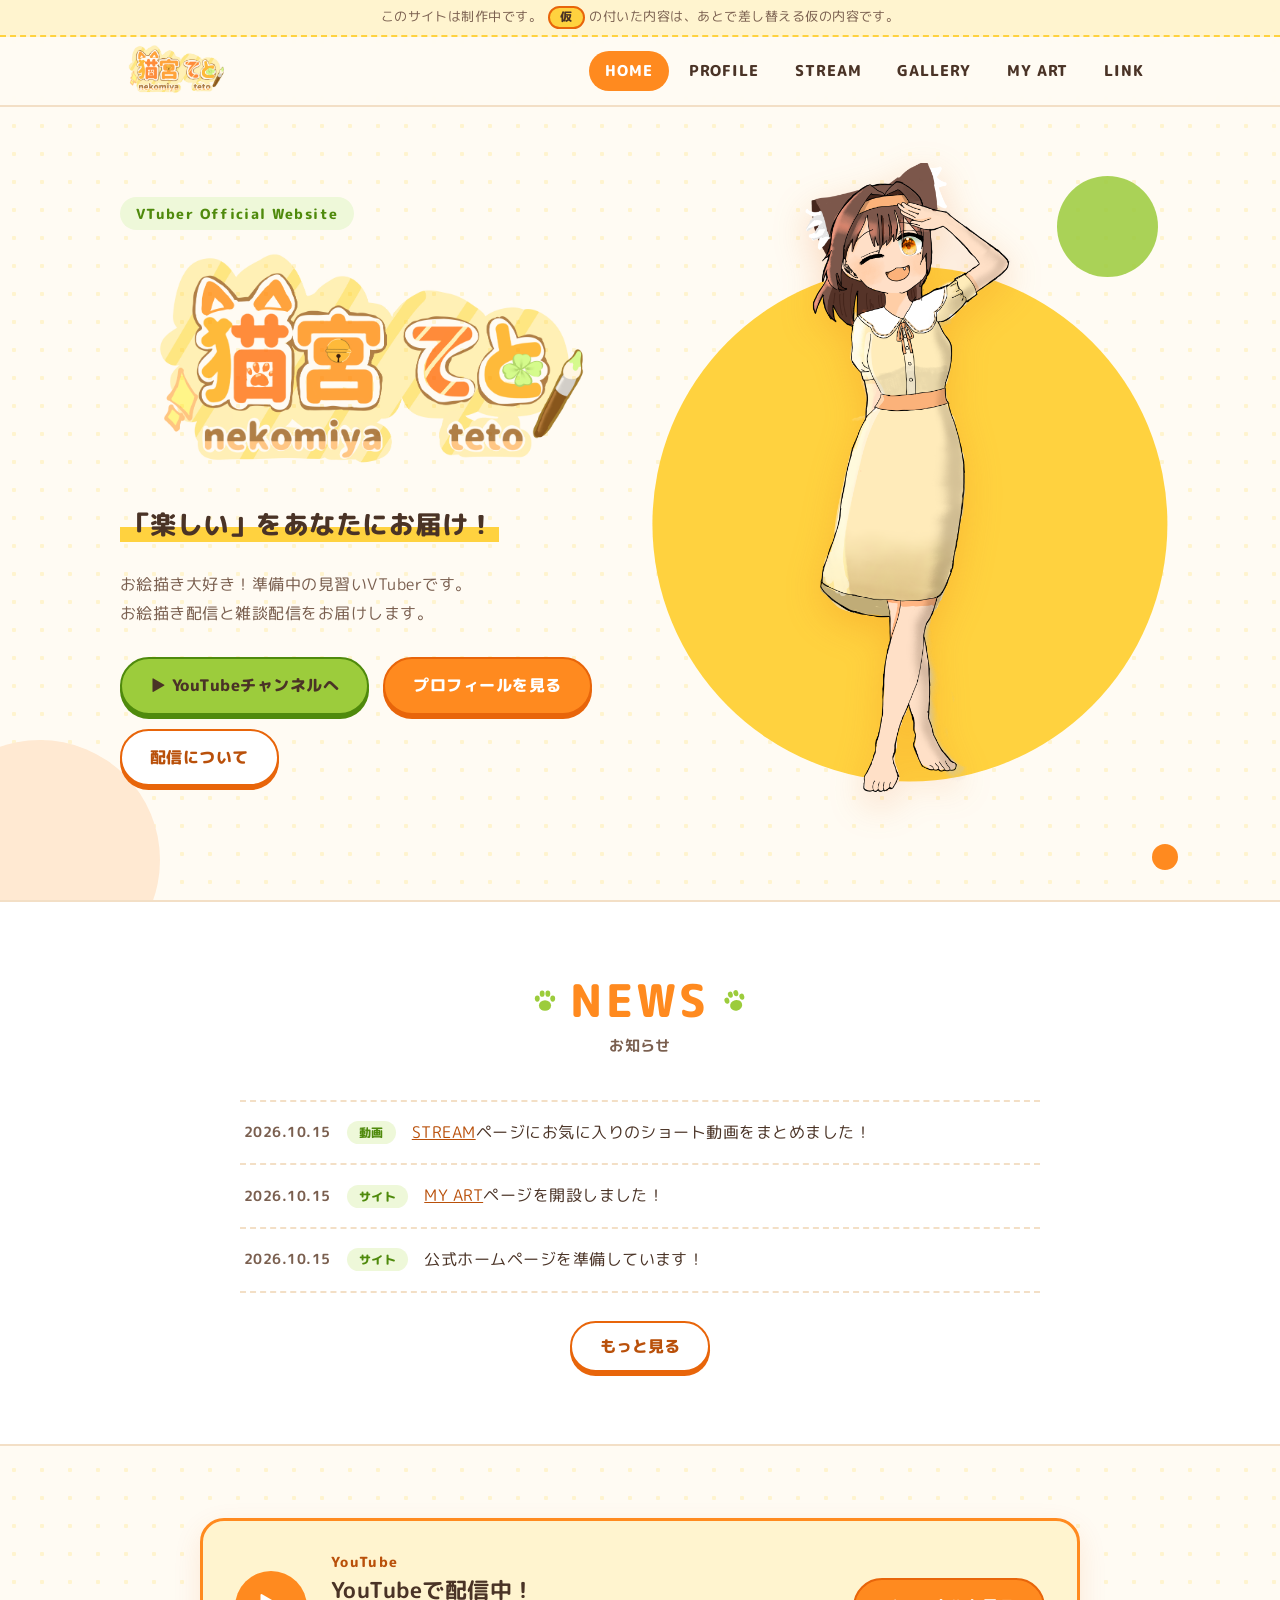
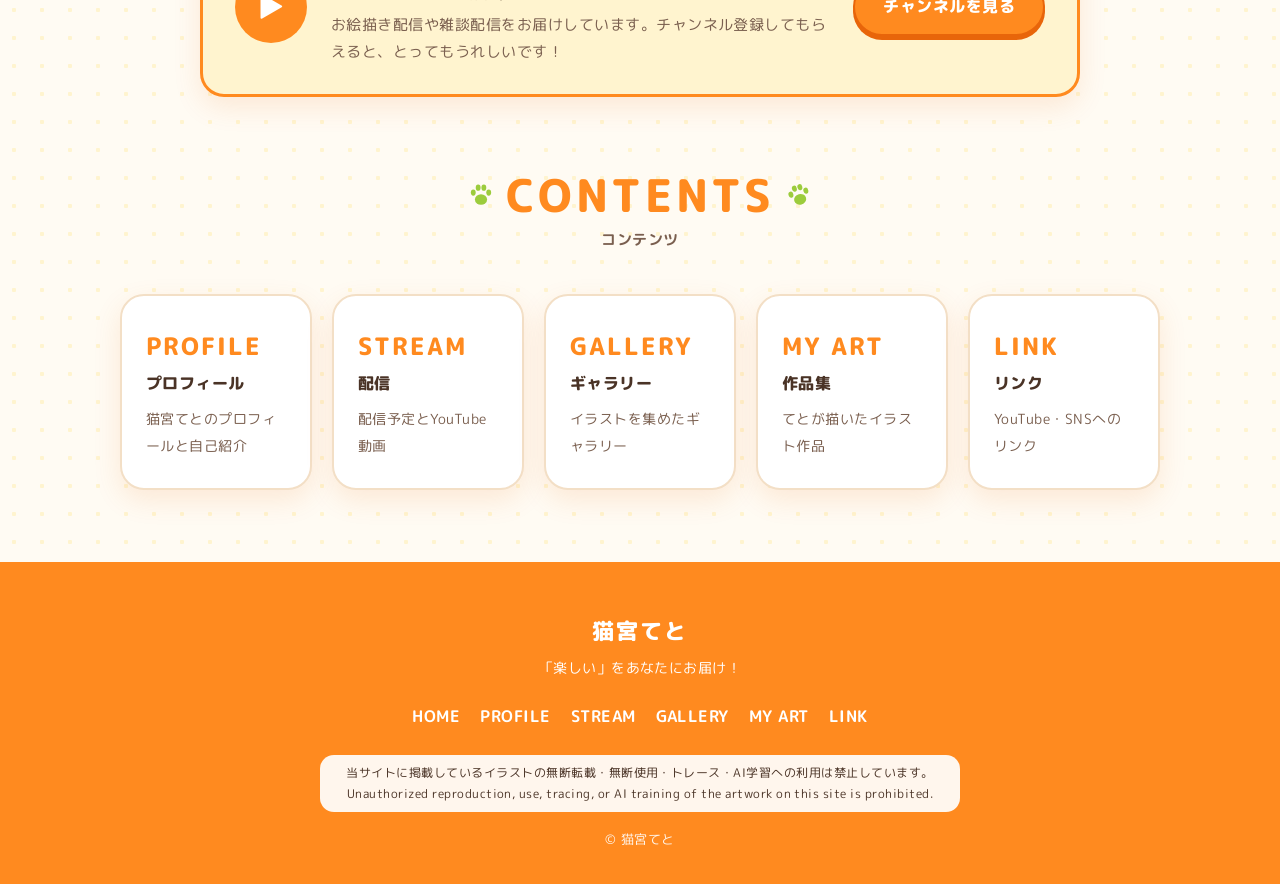
<file: index.html>
<!DOCTYPE html>
<html lang="ja">
<head>
  <meta charset="UTF-8">
  <meta name="viewport" content="width=device-width, initial-scale=1">
  <title>猫宮てと 公式サイト</title>
  <meta name="description" content="猫耳VTuber「猫宮てと」の公式ホームページです。「楽しい」をあなたにお届け！">
  <!-- 文字の形（フォント）を読み込む -->
  <link rel="preconnect" href="https://fonts.googleapis.com">
  <link rel="preconnect" href="https://fonts.gstatic.com" crossorigin>
  <link href="https://fonts.googleapis.com/css2?family=M+PLUS+Rounded+1c:wght@400;700;800&display=swap" rel="stylesheet">
  <!-- デザイン（全ページ共通） -->
  <link rel="stylesheet" href="css/style.css">
</head>
<body>

  <!-- 制作中のお知らせ（完成したらこの1行を消してOK） -->
  <div class="draft-notice">このサイトは制作中です。<span class="tag-temp">仮</span> の付いた内容は、あとで差し替える仮の内容です。</div>

  <!-- ===== ヘッダー（全ページ共通） ===== -->
  <header class="site-header">
    <div class="header-inner">
      <a href="index.html" class="site-logo">
        <img src="images/logo.jpg" alt="猫宮てと" class="logo-img">
      </a>
      <button class="menu-button" type="button" aria-expanded="false" aria-controls="global-nav" aria-label="メニューを開く">
        <span></span><span></span><span></span>
      </button>
      <nav id="global-nav" class="global-nav" aria-label="メインメニュー">
        <ul>
          <li><a href="index.html" aria-current="page">HOME <span class="ja">ホーム</span></a></li>
          <li><a href="profile.html">PROFILE <span class="ja">プロフィール</span></a></li>
          <li><a href="stream.html">STREAM <span class="ja">配信</span></a></li>
          <li><a href="gallery.html">GALLERY <span class="ja">ギャラリー</span></a></li>
          <li><a href="myart.html">MY ART <span class="ja">作品集</span></a></li>
          <li><a href="link.html">LINK <span class="ja">リンク</span></a></li>
        </ul>
      </nav>
    </div>
  </header>

  <main>
    <!-- ===== メインビジュアル ===== -->
    <section class="hero">
      <span class="hero-deco hero-deco-1" aria-hidden="true"></span>
      <span class="hero-deco hero-deco-2" aria-hidden="true"></span>
      <div class="container hero-inner">
        <div class="hero-text">
          <span class="hero-label">VTuber Official Website</span>
          <h1 class="hero-logo"><img src="images/logo.jpg" alt="猫宮てと"></h1>
          <p class="hero-copy">「楽しい」をあなたにお届け！</p>
          <p class="hero-desc">お絵描き大好き！準備中の見習いVTuberです。<br>お絵描き配信と雑談配信をお届けします。</p>
          <div class="btn-group">
            <a href="https://www.youtube.com/channel/UCv9ooIuJB22olb4sdBdZT2w" class="btn btn-green" target="_blank" rel="noopener">▶ YouTubeチャンネルへ</a>
            <a href="profile.html" class="btn">プロフィールを見る</a>
            <a href="stream.html" class="btn btn-sub">配信について</a>
          </div>
        </div>

        <div class="hero-visual">
          <!-- ★新しい立ち絵ができたら、src="images/…" のファイル名を書き換え -->
          <img src="images/tachie-old.png" alt="猫宮てとの立ち絵" class="tachie">
        </div>
      </div>
    </section>

    <!-- ===== お知らせ ===== -->
    <section class="section section-alt">
      <div class="container">
        <div class="section-head">
          <h2 class="en">NEWS</h2>
          <span class="ja">お知らせ</span>
        </div>

        <!--
          ★お知らせを増やすときは <li>…</li> をまるごとコピーして、いちばん上に貼り付け
          ★最初に表示する件数は、下の data-show="3" の数字で変えられます
            （それより古いお知らせは「もっと見る」ボタンで表示されます）
        -->
        <ul class="news-list" data-show="3">
          <li>
            <span class="news-date">2026.10.15</span>
            <span class="news-cat">動画</span>
            <span class="news-title"><a href="stream.html">STREAM</a>ページにお気に入りのショート動画をまとめました！</span>
          </li>
          <li>
            <span class="news-date">2026.10.15</span>
            <span class="news-cat">サイト</span>
            <span class="news-title"><a href="myart.html">MY ART</a>ページを開設しました！</span>
          </li>
          <li>
            <span class="news-date">2026.10.15</span>
            <span class="news-cat">サイト</span>
            <span class="news-title">公式ホームページを準備しています！</span>
          </li>
          <li>
            <span class="news-date">2026.10.14</span>
            <span class="news-cat">サイト</span>
            <span class="news-title"><a href="link.html">LINK</a>ページにマシュマロを掲載しました！</span>
          </li>
          <li>
            <span class="news-date">2026.10.14</span>
            <span class="news-cat">SNS</span>
            <span class="news-title"><a href="link.html">LINK</a>ページにYouTubeチャンネルを掲載しました！</span>
          </li>
        </ul>
      </div>
    </section>

    <!-- ===== YouTubeの案内 ===== -->
    <section class="section section-tight">
      <div class="container">
        <div class="yt-banner">
          <div class="yt-banner-icon" aria-hidden="true">▶</div>
          <div class="yt-banner-text">
            <p class="yt-banner-en">YouTube</p>
            <h2>YouTubeで配信中！</h2>
            <p>お絵描き配信や雑談配信をお届けしています。チャンネル登録してもらえると、とってもうれしいです！</p>
          </div>
          <a href="https://www.youtube.com/channel/UCv9ooIuJB22olb4sdBdZT2w" class="btn" target="_blank" rel="noopener">チャンネルを見る</a>
        </div>
      </div>
    </section>

    <!-- ===== 各ページへの案内 ===== -->
    <section class="section">
      <div class="container">
        <div class="section-head">
          <h2 class="en">CONTENTS</h2>
          <span class="ja">コンテンツ</span>
        </div>
        <div class="menu-cards">
          <a href="profile.html" class="menu-card">
            <span class="en">PROFILE</span>
            <span class="ja">プロフィール</span>
            <p>猫宮てとのプロフィールと自己紹介</p>
          </a>
          <a href="stream.html" class="menu-card">
            <span class="en">STREAM</span>
            <span class="ja">配信</span>
            <p>配信予定とYouTube動画</p>
          </a>
          <a href="gallery.html" class="menu-card">
            <span class="en">GALLERY</span>
            <span class="ja">ギャラリー</span>
            <p>イラストを集めたギャラリー</p>
          </a>
          <a href="myart.html" class="menu-card">
            <span class="en">MY ART</span>
            <span class="ja">作品集</span>
            <p>てとが描いたイラスト作品</p>
          </a>
          <a href="link.html" class="menu-card">
            <span class="en">LINK</span>
            <span class="ja">リンク</span>
            <p>YouTube・SNSへのリンク</p>
          </a>
        </div>
      </div>
    </section>
  </main>

  <!-- ===== フッター（全ページ共通） ===== -->
  <footer class="site-footer">
    <div class="container">
      <p class="footer-name">猫宮てと</p>
      <p class="footer-copy">「楽しい」をあなたにお届け！</p>
      <nav class="footer-nav" aria-label="フッターメニュー">
        <ul>
          <li><a href="index.html">HOME</a></li>
          <li><a href="profile.html">PROFILE</a></li>
          <li><a href="stream.html">STREAM</a></li>
          <li><a href="gallery.html">GALLERY</a></li>
          <li><a href="myart.html">MY ART</a></li>
          <li><a href="link.html">LINK</a></li>
        </ul>
      </nav>
      <p class="footer-notice">当サイトに掲載しているイラストの無断転載・無断使用・トレース・AI学習への利用は禁止しています。<br><span lang="en">Unauthorized reproduction, use, tracing, or AI training of the artwork on this site is prohibited.</span></p>
      <p class="copyright">&copy; 猫宮てと</p>
    </div>
  </footer>

  <script src="js/main.js"></script>
  <!-- 訪問者数の集計（GoatCounter）。管理画面：https://nekomiyateto.goatcounter.com -->
  <script data-goatcounter="https://nekomiyateto.goatcounter.com/count" async src="//gc.zgo.at/count.js"></script>
</body>
</html>
</file>
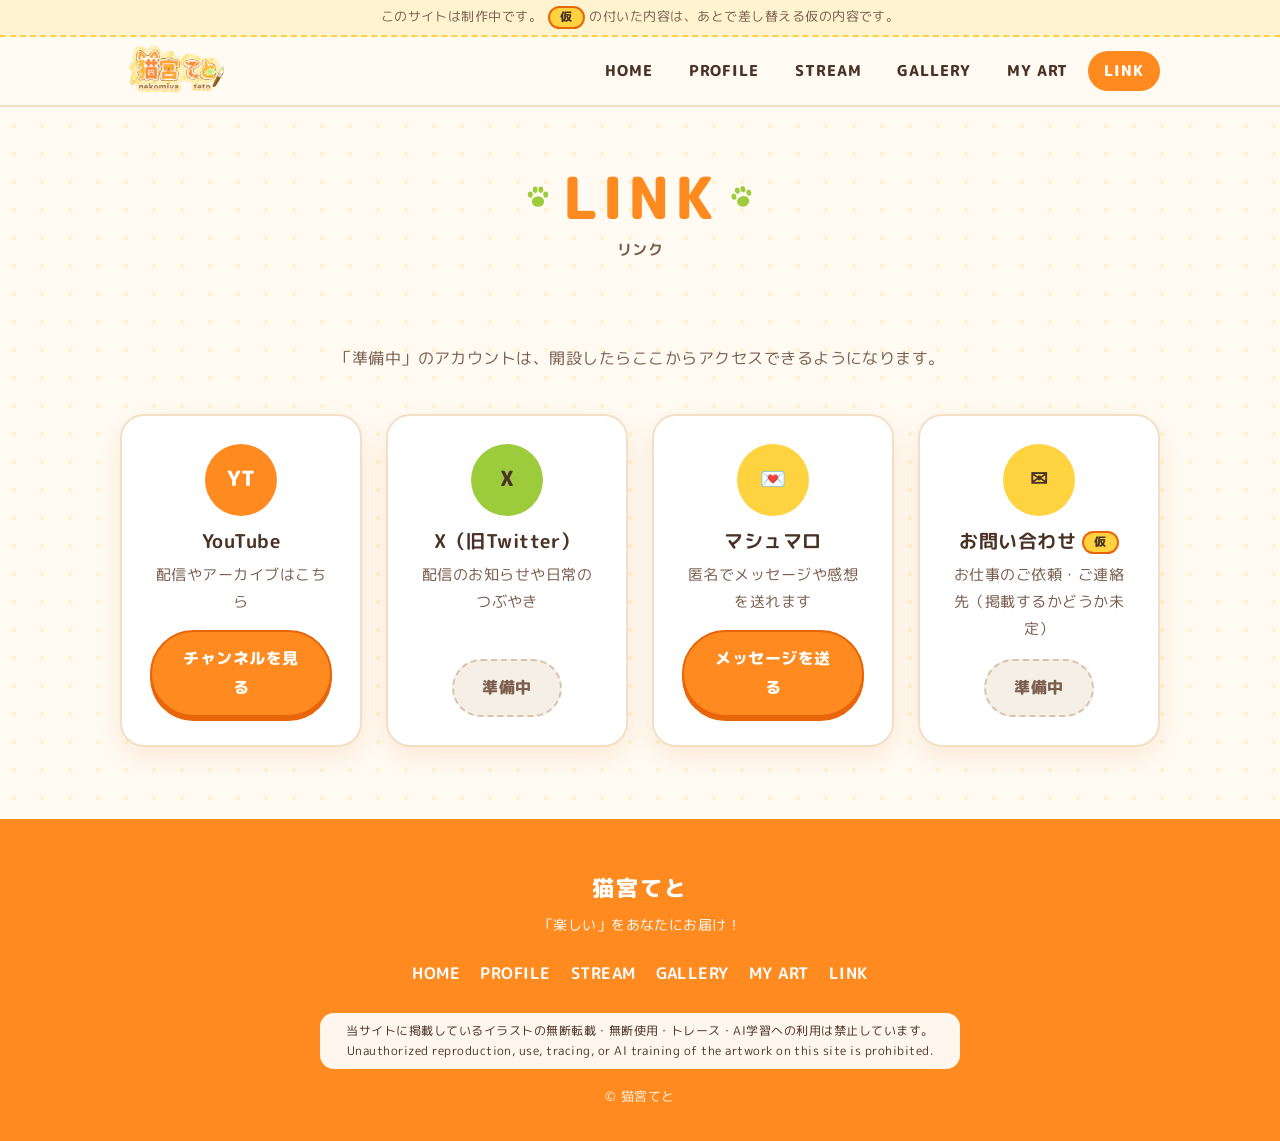
<file: link.html>
<!DOCTYPE html>
<html lang="ja">
<head>
  <meta charset="UTF-8">
  <meta name="viewport" content="width=device-width, initial-scale=1">
  <title>LINK｜猫宮てと 公式サイト</title>
  <meta name="description" content="猫耳VTuber「猫宮てと」のYouTube・SNSへのリンク集です。">
  <link rel="preconnect" href="https://fonts.googleapis.com">
  <link rel="preconnect" href="https://fonts.gstatic.com" crossorigin>
  <link href="https://fonts.googleapis.com/css2?family=M+PLUS+Rounded+1c:wght@400;700;800&display=swap" rel="stylesheet">
  <link rel="stylesheet" href="css/style.css">
</head>
<body>

  <div class="draft-notice">このサイトは制作中です。<span class="tag-temp">仮</span> の付いた内容は、あとで差し替える仮の内容です。</div>

  <!-- ===== ヘッダー（全ページ共通） ===== -->
  <header class="site-header">
    <div class="header-inner">
      <a href="index.html" class="site-logo">
        <img src="images/logo.jpg" alt="猫宮てと" class="logo-img">
      </a>
      <button class="menu-button" type="button" aria-expanded="false" aria-controls="global-nav" aria-label="メニューを開く">
        <span></span><span></span><span></span>
      </button>
      <nav id="global-nav" class="global-nav" aria-label="メインメニュー">
        <ul>
          <li><a href="index.html">HOME <span class="ja">ホーム</span></a></li>
          <li><a href="profile.html">PROFILE <span class="ja">プロフィール</span></a></li>
          <li><a href="stream.html">STREAM <span class="ja">配信</span></a></li>
          <li><a href="gallery.html">GALLERY <span class="ja">ギャラリー</span></a></li>
          <li><a href="myart.html">MY ART <span class="ja">作品集</span></a></li>
          <li><a href="link.html" aria-current="page">LINK <span class="ja">リンク</span></a></li>
        </ul>
      </nav>
    </div>
  </header>

  <main>
    <div class="page-title">
      <div class="container section-head">
        <h1 class="en">LINK</h1>
        <span class="ja">リンク</span>
      </div>
    </div>

    <section class="section">
      <div class="container">
        <p class="section-lead">「準備中」のアカウントは、開設したらここからアクセスできるようになります。</p>

        <!--
          ★URLが決まったら、そのカードの
              <span class="btn is-disabled" aria-disabled="true">準備中</span>
            を次のように書き換えます（「ここにURL」の部分に本物のURLを入れる）

              <a href="ここにURL" class="btn" target="_blank" rel="noopener">見に行く</a>
        -->
        <div class="link-grid">
          <div class="card link-card">
            <div class="icon" aria-hidden="true">YT</div>
            <h3>YouTube</h3>
            <p>配信やアーカイブはこちら</p>
            <a href="https://www.youtube.com/channel/UCv9ooIuJB22olb4sdBdZT2w" class="btn" target="_blank" rel="noopener">チャンネルを見る</a>
          </div>
          <div class="card link-card">
            <div class="icon green" aria-hidden="true">X</div>
            <h3>X（旧Twitter）</h3>
            <p>配信のお知らせや日常のつぶやき</p>
            <span class="btn is-disabled" aria-disabled="true">準備中</span>
          </div>
          <div class="card link-card">
            <div class="icon yellow" aria-hidden="true">💌</div>
            <h3>マシュマロ</h3>
            <p>匿名でメッセージや感想を送れます</p>
            <a href="https://marshmallow-qa.com/rf2mjn1uc3qnyag" class="btn" target="_blank" rel="noopener">メッセージを送る</a>
          </div>
          <div class="card link-card">
            <div class="icon yellow" aria-hidden="true">✉</div>
            <h3>お問い合わせ<span class="tag-temp">仮</span></h3>
            <p>お仕事のご依頼・ご連絡先（掲載するかどうか未定）</p>
            <span class="btn is-disabled" aria-disabled="true">準備中</span>
          </div>
        </div>
      </div>
    </section>
  </main>

  <!-- ===== フッター（全ページ共通） ===== -->
  <footer class="site-footer">
    <div class="container">
      <p class="footer-name">猫宮てと</p>
      <p class="footer-copy">「楽しい」をあなたにお届け！</p>
      <nav class="footer-nav" aria-label="フッターメニュー">
        <ul>
          <li><a href="index.html">HOME</a></li>
          <li><a href="profile.html">PROFILE</a></li>
          <li><a href="stream.html">STREAM</a></li>
          <li><a href="gallery.html">GALLERY</a></li>
          <li><a href="myart.html">MY ART</a></li>
          <li><a href="link.html">LINK</a></li>
        </ul>
      </nav>
      <p class="footer-notice">当サイトに掲載しているイラストの無断転載・無断使用・トレース・AI学習への利用は禁止しています。<br><span lang="en">Unauthorized reproduction, use, tracing, or AI training of the artwork on this site is prohibited.</span></p>
      <p class="copyright">&copy; 猫宮てと</p>
    </div>
  </footer>

  <script src="js/main.js"></script>
  <!-- 訪問者数の集計（GoatCounter）。管理画面：https://nekomiyateto.goatcounter.com -->
  <script data-goatcounter="https://nekomiyateto.goatcounter.com/count" async src="//gc.zgo.at/count.js"></script>
</body>
</html>
</file>
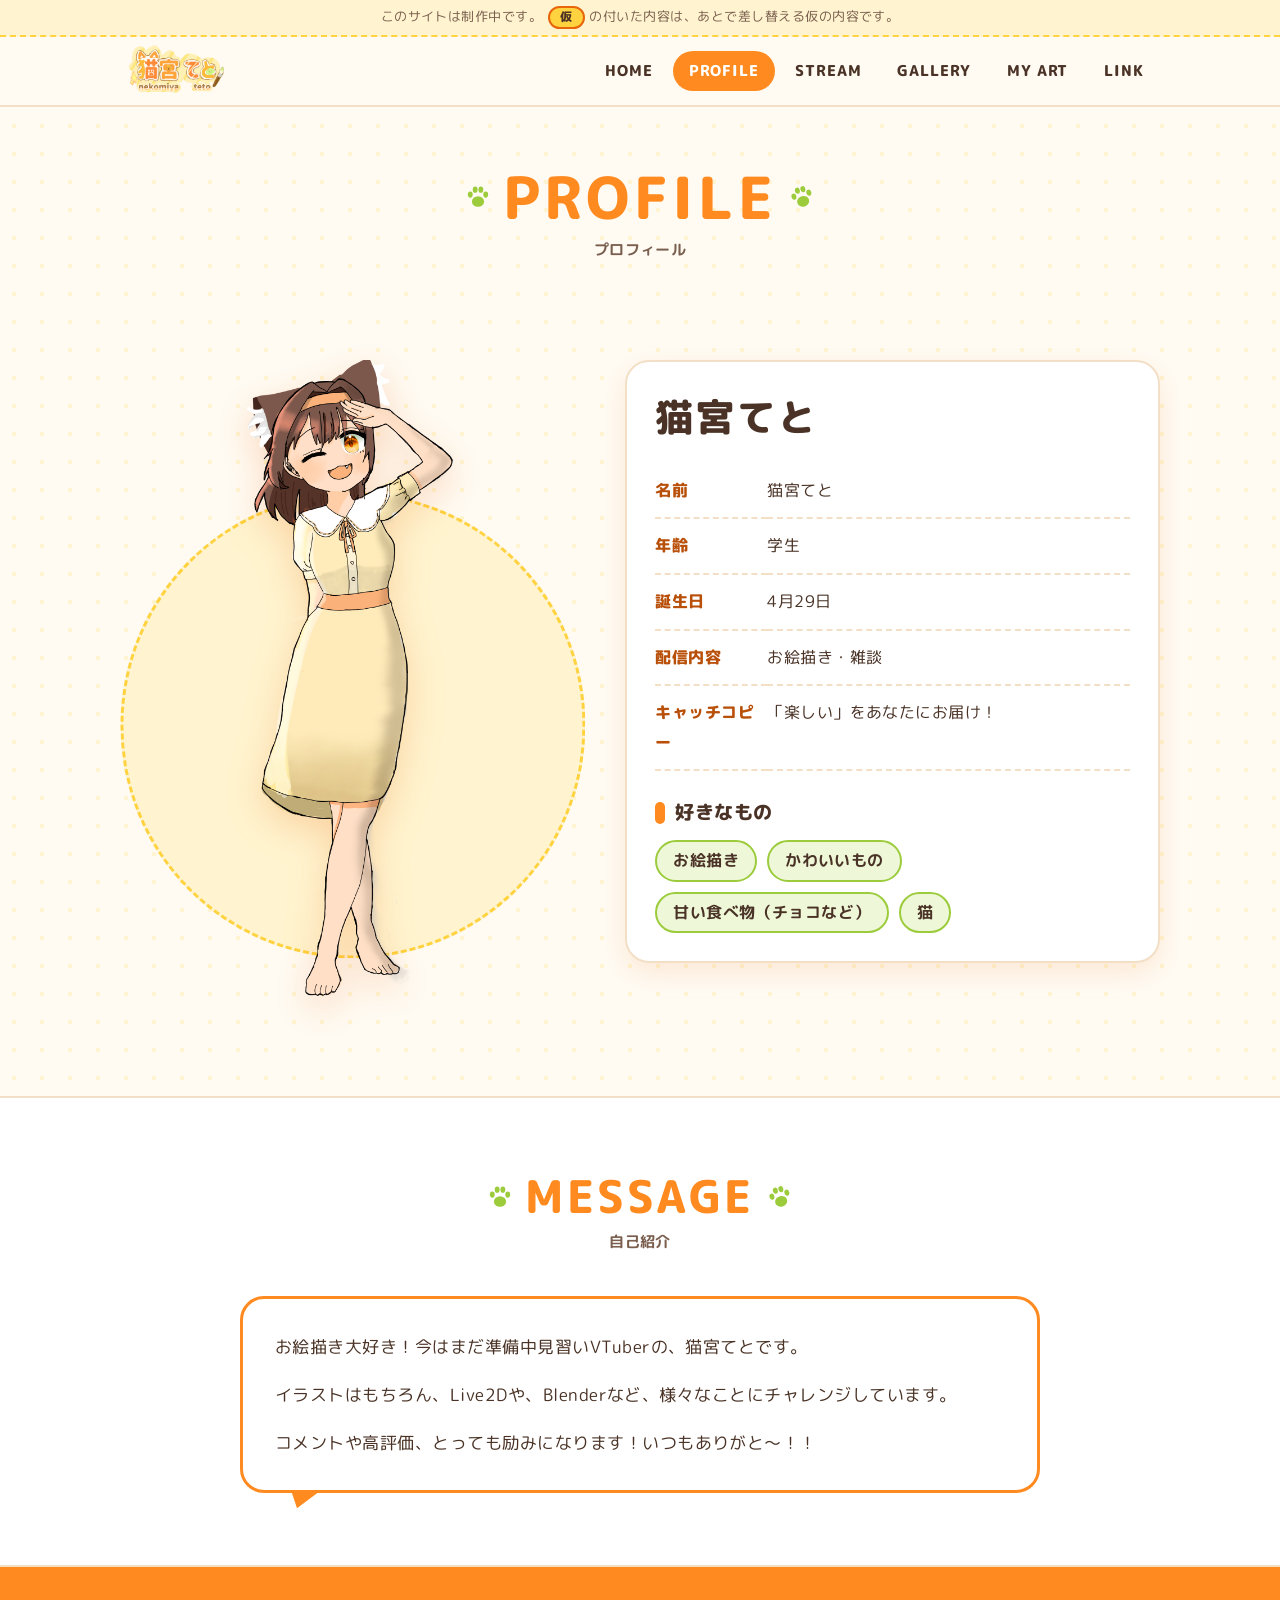
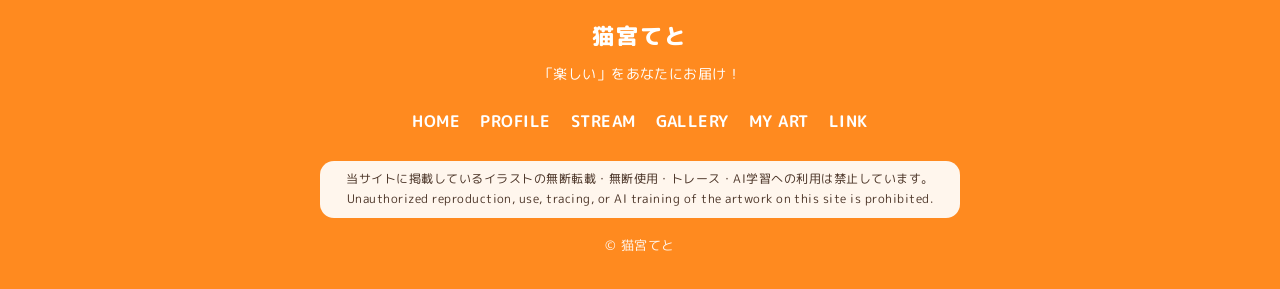
<file: profile.html>
<!DOCTYPE html>
<html lang="ja">
<head>
  <meta charset="UTF-8">
  <meta name="viewport" content="width=device-width, initial-scale=1">
  <title>PROFILE｜猫宮てと 公式サイト</title>
  <meta name="description" content="猫耳VTuber「猫宮てと」のプロフィールと自己紹介です。">
  <link rel="preconnect" href="https://fonts.googleapis.com">
  <link rel="preconnect" href="https://fonts.gstatic.com" crossorigin>
  <link href="https://fonts.googleapis.com/css2?family=M+PLUS+Rounded+1c:wght@400;700;800&display=swap" rel="stylesheet">
  <link rel="stylesheet" href="css/style.css">
</head>
<body>

  <div class="draft-notice">このサイトは制作中です。<span class="tag-temp">仮</span> の付いた内容は、あとで差し替える仮の内容です。</div>

  <!-- ===== ヘッダー（全ページ共通） ===== -->
  <header class="site-header">
    <div class="header-inner">
      <a href="index.html" class="site-logo">
        <img src="images/logo.jpg" alt="猫宮てと" class="logo-img">
      </a>
      <button class="menu-button" type="button" aria-expanded="false" aria-controls="global-nav" aria-label="メニューを開く">
        <span></span><span></span><span></span>
      </button>
      <nav id="global-nav" class="global-nav" aria-label="メインメニュー">
        <ul>
          <li><a href="index.html">HOME <span class="ja">ホーム</span></a></li>
          <li><a href="profile.html" aria-current="page">PROFILE <span class="ja">プロフィール</span></a></li>
          <li><a href="stream.html">STREAM <span class="ja">配信</span></a></li>
          <li><a href="gallery.html">GALLERY <span class="ja">ギャラリー</span></a></li>
          <li><a href="myart.html">MY ART <span class="ja">作品集</span></a></li>
          <li><a href="link.html">LINK <span class="ja">リンク</span></a></li>
        </ul>
      </nav>
    </div>
  </header>

  <main>
    <div class="page-title">
      <div class="container section-head">
        <h1 class="en">PROFILE</h1>
        <span class="ja">プロフィール</span>
      </div>
    </div>

    <!-- ===== プロフィール ===== -->
    <section class="section">
      <div class="container profile-grid">
        <div class="profile-visual">
          <!-- ★新しい立ち絵ができたら、src="images/…" のファイル名を書き換え -->
          <img src="images/tachie-old.png" alt="猫宮てとの立ち絵" class="tachie">
        </div>

        <div class="card">
          <h2 class="profile-name">猫宮てと</h2>
          <dl class="profile-list">
            <dt>名前</dt>
            <dd>猫宮てと</dd>
            <dt>年齢</dt>
            <dd>学生</dd>
            <dt>誕生日</dt>
            <dd>4月29日</dd>
            <dt>配信内容</dt>
            <dd>お絵描き・雑談</dd>
            <dt>キャッチコピー</dt>
            <dd>「楽しい」をあなたにお届け！</dd>
          </dl>

          <h3 class="card-title" style="margin-top: 28px;">好きなもの</h3>
          <ul class="chips">
            <li>お絵描き</li>
            <li>かわいいもの</li>
            <li>甘い食べ物（チョコなど）</li>
            <li>猫</li>
          </ul>
        </div>
      </div>
    </section>

    <!-- ===== 自己紹介 ===== -->
    <section class="section section-alt">
      <div class="container">
        <div class="section-head">
          <h2 class="en">MESSAGE</h2>
          <span class="ja">自己紹介</span>
        </div>

        <div class="speech">
          <p>お絵描き大好き！今はまだ準備中見習いVTuberの、猫宮てとです。</p>
          <p>イラストはもちろん、Live2Dや、Blenderなど、様々なことにチャレンジしています。</p>
          <p>コメントや高評価、とっても励みになります！いつもありがと～！！</p>
        </div>
      </div>
    </section>
  </main>

  <!-- ===== フッター（全ページ共通） ===== -->
  <footer class="site-footer">
    <div class="container">
      <p class="footer-name">猫宮てと</p>
      <p class="footer-copy">「楽しい」をあなたにお届け！</p>
      <nav class="footer-nav" aria-label="フッターメニュー">
        <ul>
          <li><a href="index.html">HOME</a></li>
          <li><a href="profile.html">PROFILE</a></li>
          <li><a href="stream.html">STREAM</a></li>
          <li><a href="gallery.html">GALLERY</a></li>
          <li><a href="myart.html">MY ART</a></li>
          <li><a href="link.html">LINK</a></li>
        </ul>
      </nav>
      <p class="footer-notice">当サイトに掲載しているイラストの無断転載・無断使用・トレース・AI学習への利用は禁止しています。<br><span lang="en">Unauthorized reproduction, use, tracing, or AI training of the artwork on this site is prohibited.</span></p>
      <p class="copyright">&copy; 猫宮てと</p>
    </div>
  </footer>

  <script src="js/main.js"></script>
  <!-- 訪問者数の集計（GoatCounter）。管理画面：https://nekomiyateto.goatcounter.com -->
  <script data-goatcounter="https://nekomiyateto.goatcounter.com/count" async src="//gc.zgo.at/count.js"></script>
</body>
</html>
</file>
<file: css/style.css>
@charset "UTF-8";
/* =========================================================
   猫宮てと 公式ホームページ　共通デザイン（全ページで使います）

   ★色を変えたいときは、すぐ下の「:root」の中の色コードを
     書き換えるだけで、サイト全体の色が変わります。
   ========================================================= */

:root {
  /* メインカラー：オレンジ */
  --orange: #ff8a1f;
  --orange-deep: #e8650a;
  --orange-text: #b9500a;   /* 文字用の濃いオレンジ（読みやすさ優先） */
  --orange-pale: #ffe9d2;

  /* サブカラー：黄色 */
  --yellow: #ffd23f;
  --yellow-pale: #fff4cf;

  /* 差し色：黄緑 */
  --green: #9ccc3c;
  --green-deep: #4f8a0c;
  --green-pale: #eef8d9;

  /* 背景・文字 */
  --cream: #fffbf3;
  --white: #ffffff;
  --text: #4a3326;
  --text-sub: #7a5f4f;
  --line: #f3dfc6;

  /* 形・影・文字・幅 */
  --radius: 24px;
  --shadow: 0 10px 28px rgba(232, 101, 10, 0.12);
  --font: "M PLUS Rounded 1c", "Hiragino Maru Gothic ProN", "BIZ UDPGothic", "Meiryo", sans-serif;
  --max: 1080px;

  /* 肉球アイコン（飾り用） */
  --paw: url("data:image/svg+xml,%3Csvg xmlns='http://www.w3.org/2000/svg' viewBox='0 0 32 32' fill='%239ccc3c'%3E%3Cellipse cx='16' cy='21.5' rx='7.5' ry='6.5'/%3E%3Cellipse cx='6.5' cy='13' rx='3' ry='3.8'/%3E%3Cellipse cx='12.5' cy='7' rx='3' ry='3.8'/%3E%3Cellipse cx='19.5' cy='7' rx='3' ry='3.8'/%3E%3Cellipse cx='25.5' cy='13' rx='3' ry='3.8'/%3E%3C/svg%3E");
}

/* ---------- 基本 ---------- */
*,
*::before,
*::after {
  box-sizing: border-box;
}

html {
  scroll-behavior: smooth;
}

body {
  margin: 0;
  font-family: var(--font);
  font-size: 16px;
  line-height: 1.85;
  letter-spacing: 0.03em;
  color: var(--text);
  background-color: var(--cream);
  background-image: radial-gradient(var(--yellow-pale) 2px, transparent 2.5px);
  background-size: 28px 28px;
}

img {
  display: block;
  max-width: 100%;
  height: auto;
}

a {
  color: var(--orange-text);
}

h1,
h2,
h3 {
  margin: 0;
  line-height: 1.4;
}

p {
  margin: 0 0 1em;
}

ul {
  margin: 0;
  padding: 0;
  list-style: none;
}

.container {
  width: 100%;
  max-width: var(--max);
  margin: 0 auto;
  padding: 0 20px;
}

/* ---------- 「仮」ラベル ---------- */
.tag-temp {
  display: inline-block;
  margin-left: 6px;
  padding: 0 10px;
  border: 2px solid var(--orange-deep);
  border-radius: 999px;
  background: var(--yellow);
  color: var(--text);
  font-size: 0.72rem;
  font-weight: 800;
  line-height: 1.6;
  letter-spacing: 0.05em;
  vertical-align: middle;
  white-space: nowrap;
}

/* 制作中のお知らせ帯 */
.draft-notice {
  background: var(--yellow-pale);
  border-bottom: 2px dashed var(--yellow);
  color: var(--text-sub);
  font-size: 0.82rem;
  text-align: center;
  padding: 6px 16px;
  line-height: 1.6;
}

/* ---------- ヘッダー ---------- */
.site-header {
  position: sticky;
  top: 0;
  z-index: 50;
  background: rgba(255, 251, 243, 0.94);
  backdrop-filter: blur(8px);
  border-bottom: 2px solid var(--line);
}

.header-inner {
  display: flex;
  align-items: center;
  justify-content: space-between;
  max-width: var(--max);
  height: 68px;
  margin: 0 auto;
  padding: 0 20px;
}

.site-logo {
  display: flex;
  align-items: center;
}

/* ロゴ画像（白い背景を、まわりの色になじませる） */
.logo-img,
.hero-logo img {
  aspect-ratio: 1366 / 680;
  object-fit: cover;
  object-position: 50% 20%;
  mix-blend-mode: multiply;
}

.logo-img {
  width: auto;
  height: 56px;
}

/* メニュー（パソコン表示） */
.global-nav ul {
  display: flex;
  gap: 4px;
}

.global-nav a {
  display: block;
  padding: 6px 16px;
  border-radius: 999px;
  color: var(--text);
  font-weight: 800;
  font-size: 0.95rem;
  letter-spacing: 0.06em;
  text-decoration: none;
  transition: background 0.2s, color 0.2s;
}

.global-nav a:hover {
  background: var(--yellow-pale);
}

.global-nav a[aria-current="page"] {
  background: var(--orange);
  color: var(--white);
}

.global-nav .ja {
  display: none;
}

/* スマホ用メニューボタン（パソコンでは隠す） */
.menu-button {
  display: none;
  position: relative;
  width: 48px;
  height: 48px;
  border: none;
  border-radius: 50%;
  background: var(--orange);
  cursor: pointer;
}

.menu-button span {
  position: absolute;
  left: 14px;
  width: 20px;
  height: 3px;
  border-radius: 3px;
  background: var(--white);
  transition: transform 0.25s, opacity 0.25s;
}

.menu-button span:nth-child(1) { top: 16px; }
.menu-button span:nth-child(2) { top: 23px; }
.menu-button span:nth-child(3) { top: 30px; }

.site-header.is-open .menu-button span:nth-child(1) { transform: translateY(7px) rotate(45deg); }
.site-header.is-open .menu-button span:nth-child(2) { opacity: 0; }
.site-header.is-open .menu-button span:nth-child(3) { transform: translateY(-7px) rotate(-45deg); }

/* ---------- ボタン ---------- */
.btn {
  display: inline-flex;
  align-items: center;
  justify-content: center;
  gap: 8px;
  padding: 12px 28px;
  border: 2px solid var(--orange-deep);
  border-radius: 999px;
  background: var(--orange);
  box-shadow: 0 4px 0 var(--orange-deep);
  color: var(--white);
  font-family: inherit;
  font-weight: 800;
  font-size: 1rem;
  text-decoration: none;
  transition: transform 0.15s, box-shadow 0.15s;
}

.btn:hover {
  transform: translateY(2px);
  box-shadow: 0 2px 0 var(--orange-deep);
}

.btn-sub {
  background: var(--white);
  color: var(--orange-text);
}

.btn-green {
  border-color: var(--green-deep);
  background: var(--green);
  box-shadow: 0 4px 0 var(--green-deep);
  color: var(--text);
}

.btn-green:hover {
  box-shadow: 0 2px 0 var(--green-deep);
}

/* リンク先が未定のボタン（押しても移動しません） */
.btn.is-disabled {
  border: 2px dashed #d9c3ad;
  background: #f6efe6;
  box-shadow: none;
  color: var(--text-sub);
  cursor: not-allowed;
  transform: none;
}

.btn-group {
  display: flex;
  flex-wrap: wrap;
  gap: 14px;
}

/* ---------- セクション共通 ---------- */
.section {
  padding: 72px 0;
}

.section-alt {
  background: var(--white);
  border-top: 2px solid var(--line);
  border-bottom: 2px solid var(--line);
}

.section-head {
  margin-bottom: 40px;
  text-align: center;
}

.section-head .en {
  display: inline-flex;
  align-items: center;
  gap: 12px;
  color: var(--orange);
  font-size: clamp(2rem, 5vw, 2.8rem);
  font-weight: 800;
  letter-spacing: 0.08em;
  line-height: 1.2;
}

.section-head .en::before,
.section-head .en::after {
  content: "";
  width: 26px;
  height: 26px;
  background: var(--paw) no-repeat center / contain;
}

.section-head .en::after {
  transform: scaleX(-1) rotate(15deg);
}

.section-head .ja {
  display: block;
  margin-top: 4px;
  color: var(--text-sub);
  font-size: 0.95rem;
  font-weight: 700;
}

.section-lead {
  max-width: 640px;
  margin: -16px auto 40px;
  color: var(--text-sub);
  text-align: center;
}

/* 下層ページのタイトル部分 */
.page-title {
  padding: 56px 0 24px;
}

.page-title .section-head {
  margin-bottom: 0;
}

.page-title .section-head .en {
  font-size: clamp(2.4rem, 7vw, 3.6rem);
}

/* カード */
.card {
  padding: 28px;
  border: 2px solid var(--line);
  border-radius: var(--radius);
  background: var(--white);
  box-shadow: var(--shadow);
}

.card-title {
  display: flex;
  flex-wrap: wrap;
  align-items: center;
  gap: 4px;
  margin-bottom: 14px;
  font-size: 1.2rem;
  font-weight: 800;
}

.card-title::before {
  content: "";
  width: 10px;
  height: 22px;
  margin-right: 6px;
  border-radius: 6px;
  background: var(--orange);
}

/* ---------- 画像の仮表示（差し替え用の枠） ---------- */
.placeholder {
  display: flex;
  flex-direction: column;
  align-items: center;
  justify-content: center;
  gap: 4px;
  width: 100%;
  height: 100%;
  padding: 20px;
  border: 3px dashed #f2b36f;
  border-radius: var(--radius);
  background: repeating-linear-gradient(45deg, #fff8ec 0 14px, #fff2dc 14px 28px);
  color: var(--text-sub);
  font-weight: 800;
  text-align: center;
  line-height: 1.6;
}

.placeholder small {
  font-size: 0.78rem;
  font-weight: 400;
}

.placeholder::before {
  content: "";
  width: 40px;
  height: 40px;
  margin-bottom: 4px;
  background: var(--paw) no-repeat center / contain;
  opacity: 0.8;
}

/* ---------- HOME：メインビジュアル ---------- */
.hero {
  position: relative;
  overflow: hidden;
  padding: 56px 0 80px;
}

.hero-inner {
  display: grid;
  grid-template-columns: 1fr 1fr;
  gap: 40px;
  align-items: center;
}

.hero-label {
  display: inline-block;
  padding: 4px 16px;
  border-radius: 999px;
  background: var(--green-pale);
  color: var(--green-deep);
  font-size: 0.85rem;
  font-weight: 800;
  letter-spacing: 0.1em;
}

.hero-logo {
  margin: 12px 0 8px;
}

.hero-logo img {
  width: 100%;
  max-width: 520px;
}

.hero-copy {
  display: inline;
  margin: 0;
  padding: 0 4px;
  background: linear-gradient(transparent 58%, var(--yellow) 58%);
  font-size: clamp(1.2rem, 3.4vw, 1.6rem);
  font-weight: 800;
  line-height: 2;
}

.hero-text p.hero-desc {
  margin: 20px 0 28px;
  color: var(--text-sub);
}

/* ★立ち絵の大きさは max-width の数字で調整できます */
.hero-visual {
  position: relative;
  width: 100%;
  max-width: 460px;
  margin: 0 auto;
  aspect-ratio: 7 / 10;
}

/* 立ち絵の後ろの丸い飾り */
.hero-visual::before {
  content: "";
  position: absolute;
  left: 50%;
  top: 55%;
  z-index: -1;
  width: 112%;
  aspect-ratio: 1;
  border-radius: 50%;
  background: var(--yellow);
  transform: translate(-50%, -50%);
}

.hero-visual::after {
  content: "";
  position: absolute;
  right: -4%;
  top: 2%;
  width: 22%;
  aspect-ratio: 1;
  border-radius: 50%;
  background: var(--green);
  opacity: 0.85;
  animation: float 5s ease-in-out infinite;
}

/* 立ち絵（背景が透明なPNG）。ふんわりした影を付ける */
.tachie {
  position: relative;
  width: 100%;
  height: 100%;
  object-fit: contain;
  filter: drop-shadow(0 12px 18px rgba(232, 101, 10, 0.22));
}

.hero-deco {
  position: absolute;
  z-index: -1;
  border-radius: 50%;
  background: var(--orange-pale);
}

.hero-deco-1 {
  left: -80px;
  bottom: -80px;
  width: 240px;
  height: 240px;
}

.hero-deco-2 {
  right: 8%;
  bottom: 30px;
  width: 26px;
  height: 26px;
  background: var(--orange);
  animation: float 4s ease-in-out infinite 1s;
}

@keyframes float {
  0%, 100% { transform: translateY(0); }
  50% { transform: translateY(-10px); }
}

/* ---------- HOME：お知らせ ---------- */
.news-list {
  max-width: 800px;
  margin: 0 auto;
}

.news-list li {
  display: grid;
  grid-template-columns: auto auto 1fr;
  gap: 8px 16px;
  align-items: center;
  padding: 16px 4px;
  border-bottom: 2px dashed var(--line);
}

.news-list li:first-child {
  border-top: 2px dashed var(--line);
}

.news-list li[hidden] {
  display: none;
}

/* 「もっと見る」ボタン */
.news-more {
  display: flex;
  margin: 28px auto 0;
  cursor: pointer;
}

.news-date {
  color: var(--text-sub);
  font-size: 0.9rem;
  font-weight: 700;
}

.news-cat {
  padding: 0 12px;
  border-radius: 999px;
  background: var(--green-pale);
  color: var(--green-deep);
  font-size: 0.78rem;
  font-weight: 800;
  text-align: center;
}

/* ---------- HOME：YouTubeの案内 ---------- */
.section-tight {
  padding-bottom: 0;
}

.yt-banner {
  display: flex;
  align-items: center;
  gap: 24px;
  max-width: 880px;
  margin: 0 auto;
  padding: 28px 32px;
  border: 3px solid var(--orange);
  border-radius: var(--radius);
  background: var(--yellow-pale);
  box-shadow: var(--shadow);
}

.yt-banner-icon {
  display: grid;
  flex-shrink: 0;
  place-items: center;
  width: 72px;
  height: 72px;
  border-radius: 50%;
  background: var(--orange);
  color: var(--white);
  font-size: 1.8rem;
}

.yt-banner-text {
  flex-grow: 1;
}

.yt-banner-en {
  margin: 0;
  color: var(--orange-text);
  font-size: 0.85rem;
  font-weight: 800;
  letter-spacing: 0.1em;
}

.yt-banner h2 {
  margin-bottom: 6px;
  font-size: 1.4rem;
}

.yt-banner-text p:last-child {
  margin: 0;
  color: var(--text-sub);
  font-size: 0.92rem;
}

.yt-banner .btn {
  flex-shrink: 0;
}

/* ---------- HOME：各ページへの案内カード ---------- */
.menu-cards {
  display: grid;
  grid-template-columns: repeat(auto-fit, minmax(180px, 1fr));
  gap: 20px;
}

.menu-card {
  display: block;
  padding: 28px 24px;
  border: 2px solid var(--line);
  border-radius: var(--radius);
  background: var(--white);
  box-shadow: var(--shadow);
  color: var(--text);
  text-decoration: none;
  transition: transform 0.2s, border-color 0.2s;
}

.menu-card:hover {
  transform: translateY(-4px);
  border-color: var(--orange);
}

.menu-card .en {
  display: block;
  color: var(--orange);
  font-size: 1.5rem;
  font-weight: 800;
  letter-spacing: 0.08em;
}

.menu-card .ja {
  display: block;
  margin-bottom: 8px;
  font-weight: 800;
}

.menu-card p {
  margin: 0;
  color: var(--text-sub);
  font-size: 0.9rem;
}

/* ---------- PROFILE ---------- */
.profile-grid {
  display: grid;
  grid-template-columns: 1fr 1.15fr;
  gap: 40px;
  align-items: start;
}

.profile-visual {
  position: relative;
  isolation: isolate;
  aspect-ratio: 7 / 10;
}

/* 立ち絵の後ろの丸い飾り */
.profile-visual::before {
  content: "";
  position: absolute;
  left: 50%;
  top: 55%;
  z-index: -1;
  width: 100%;
  aspect-ratio: 1;
  transform: translate(-50%, -50%);
  border-radius: 50%;
  background: var(--yellow-pale);
  border: 3px dashed var(--yellow);
}

.profile-name {
  margin-bottom: 20px;
  font-size: clamp(1.8rem, 5vw, 2.4rem);
  font-weight: 800;
  letter-spacing: 0.08em;
}

.profile-list {
  display: grid;
  grid-template-columns: 7em 1fr;
  margin: 0;
}

.profile-list dt,
.profile-list dd {
  margin: 0;
  padding: 12px 0;
  border-bottom: 2px dashed var(--line);
}

.profile-list dt {
  color: var(--orange-text);
  font-weight: 800;
}

.chips {
  display: flex;
  flex-wrap: wrap;
  gap: 10px;
}

.chips li {
  padding: 4px 16px;
  border: 2px solid var(--green);
  border-radius: 999px;
  background: var(--green-pale);
  font-weight: 700;
}

.speech {
  position: relative;
  max-width: 800px;
  margin: 0 auto;
  padding: 32px;
  border: 3px solid var(--orange);
  border-radius: var(--radius);
  background: var(--white);
  font-size: 1.05rem;
}

.speech p:last-child {
  margin-bottom: 0;
}

.speech::after {
  content: "";
  position: absolute;
  left: 48px;
  bottom: -18px;
  width: 30px;
  height: 18px;
  background: var(--orange);
  clip-path: polygon(0 0, 100% 0, 20% 100%);
}

/* ---------- STREAM ---------- */
.schedule-list {
  display: grid;
  grid-template-columns: repeat(auto-fit, minmax(260px, 1fr));
  gap: 20px;
}

.schedule-date {
  display: inline-block;
  margin-bottom: 8px;
  padding: 2px 14px;
  border-radius: 999px;
  background: var(--orange-pale);
  color: var(--orange-text);
  font-size: 0.85rem;
  font-weight: 800;
}

.schedule-list h3 {
  margin-bottom: 8px;
  font-size: 1.15rem;
}

.schedule-list p {
  margin: 0;
  color: var(--text-sub);
  font-size: 0.92rem;
}

/* ショート動画（縦長のカード） */
.short-grid {
  display: grid;
  grid-template-columns: repeat(auto-fill, minmax(200px, 1fr));
  gap: 24px;
}

.short-card {
  display: block;
  overflow: hidden;
  border: 2px solid var(--line);
  border-radius: var(--radius);
  background: var(--white);
  box-shadow: var(--shadow);
  color: var(--text);
  text-decoration: none;
  transition: transform 0.2s, border-color 0.2s;
}

.short-card:hover {
  transform: translateY(-4px);
  border-color: var(--orange);
}

.short-thumb {
  position: relative;
  overflow: hidden;
  aspect-ratio: 9 / 16;
  background: var(--yellow-pale);
}

.short-thumb img {
  width: 100%;
  height: 100%;
  object-fit: cover;
}

.short-badge {
  position: absolute;
  left: 10px;
  bottom: 10px;
  padding: 2px 12px;
  border-radius: 999px;
  background: var(--orange);
  color: var(--white);
  font-size: 0.78rem;
  font-weight: 800;
}

.short-title {
  padding: 12px 16px 16px;
  font-size: 0.95rem;
  line-height: 1.6;
}

.content-types {
  display: grid;
  grid-template-columns: repeat(auto-fit, minmax(240px, 1fr));
  gap: 20px;
}

.content-types .card {
  text-align: center;
}

.content-types .icon {
  display: grid;
  place-items: center;
  width: 64px;
  height: 64px;
  margin: 0 auto 12px;
  border-radius: 50%;
  background: var(--yellow);
  font-size: 1.6rem;
}

.content-types h3 {
  margin-bottom: 8px;
}

.content-types p {
  margin: 0;
  color: var(--text-sub);
}

.center {
  margin-top: 40px;
  text-align: center;
}

/* ---------- 注意書き・ファンアートの案内 ---------- */
.notice-box {
  max-width: 800px;
  margin: -8px auto 40px;
  padding: 22px 28px;
  border: 2px dashed var(--orange);
  border-radius: var(--radius);
  background: var(--white);
  text-align: center;
}

.notice-box p {
  margin: 0 0 10px;
}

.notice-box p:last-child {
  margin-bottom: 0;
}

.notice-title {
  font-size: 1.15rem;
  font-weight: 800;
}

.fanart-tag {
  display: inline-block;
  padding: 0 12px;
  border-radius: 999px;
  background: var(--yellow);
  color: var(--text);
  font-weight: 800;
  text-decoration: none;
}

.fanart-tag:hover {
  background: var(--orange);
  color: var(--white);
}

.notice-small {
  color: var(--text-sub);
  font-size: 0.82rem;
  line-height: 1.7;
}

/* フッターの注意書き */
.footer-notice {
  max-width: 640px;
  margin: 0 auto 16px;
  padding: 8px 16px;
  border-radius: 14px;
  background: rgba(255, 255, 255, 0.92);
  color: var(--text);
  font-size: 0.75rem;
  line-height: 1.7;
}

/* ---------- GALLERY ---------- */
.gallery-grid {
  display: grid;
  grid-template-columns: repeat(auto-fill, minmax(220px, 1fr));
  gap: 20px;
}

.gallery-item {
  position: relative;
  display: block;
  overflow: hidden;
  border: 2px solid var(--line);
  aspect-ratio: 1;
  border-radius: var(--radius);
  background: var(--white);
}

.gallery-item img {
  width: 100%;
  height: 100%;
  object-fit: cover;
  transition: transform 0.3s;
}

a.gallery-item:hover img {
  transform: scale(1.05);
}

.gallery-item:has(.placeholder) {
  border: none;
}

/* 「制作中」ラベル */
.wip-label {
  position: absolute;
  left: 10px;
  bottom: 10px;
  padding: 2px 12px;
  border-radius: 999px;
  background: var(--green);
  color: var(--text);
  font-size: 0.8rem;
  font-weight: 800;
}

.gallery-item img[src*="wip"] {
  object-position: 50% 0;
}

/* 拡大表示（ライトボックス） */
.lightbox {
  position: fixed;
  inset: 0;
  z-index: 100;
  display: none;
  align-items: center;
  justify-content: center;
  padding: 24px;
  background: rgba(74, 51, 38, 0.85);
  cursor: zoom-out;
}

.lightbox.is-open {
  display: flex;
}

.lightbox-figure {
  display: flex;
  flex-direction: column;
  align-items: center;
  gap: 14px;
  max-width: 100%;
  margin: 0;
}

.lightbox img {
  max-width: 100%;
  max-height: 80vh;
  border-radius: 12px;
}

.lightbox-caption {
  max-width: 640px;
  color: var(--white);
  text-align: center;
  line-height: 1.7;
}

.lightbox-caption strong {
  display: block;
  font-size: 1.1rem;
}

.lightbox-caption span {
  font-size: 0.9rem;
  opacity: 0.9;
}

/* ---------- MY ART ---------- */
.art-grid {
  display: grid;
  grid-template-columns: repeat(auto-fill, minmax(260px, 1fr));
  gap: 28px;
}

.art-card {
  display: flex;
  flex-direction: column;
  overflow: hidden;
  margin: 0;
  border: 2px solid var(--line);
  border-radius: var(--radius);
  background: var(--white);
  box-shadow: var(--shadow);
}

.art-image {
  display: block;
  overflow: hidden;
  aspect-ratio: 3 / 4;
  background: var(--yellow-pale);
}

.art-image img {
  width: 100%;
  height: 100%;
  object-fit: cover;
  object-position: 50% 25%;
  transition: transform 0.3s;
}

a.art-image:hover img {
  transform: scale(1.04);
}

.art-image .placeholder {
  border: none;
  border-bottom: 3px dashed #f2b36f;
  border-radius: 0;
}

.art-card figcaption {
  padding: 18px 22px 22px;
}

.art-title {
  margin-bottom: 8px;
  font-size: 1.1rem;
}

.art-info {
  display: grid;
  grid-template-columns: auto 1fr;
  gap: 2px 12px;
  margin: 0 0 10px;
  font-size: 0.85rem;
}

.art-info dt {
  color: var(--orange-text);
  font-weight: 800;
}

.art-info dd {
  margin: 0;
  color: var(--text-sub);
}

.art-comment {
  margin: 0;
  padding-top: 10px;
  border-top: 2px dashed var(--line);
  font-size: 0.92rem;
}

.lightbox-close {
  position: absolute;
  top: 16px;
  right: 16px;
  width: 48px;
  height: 48px;
  border: none;
  border-radius: 50%;
  background: var(--orange);
  color: var(--white);
  font-size: 1.6rem;
  cursor: pointer;
}

/* ---------- LINK ---------- */
.link-grid {
  display: grid;
  grid-template-columns: repeat(auto-fit, minmax(220px, 1fr));
  gap: 24px;
}

.link-card {
  display: flex;
  flex-direction: column;
  align-items: center;
  text-align: center;
}

.link-card .icon {
  display: grid;
  place-items: center;
  width: 72px;
  height: 72px;
  margin-bottom: 12px;
  border-radius: 50%;
  background: var(--orange);
  color: var(--white);
  font-size: 1.3rem;
  font-weight: 800;
}

.link-card .icon.green {
  background: var(--green);
  color: var(--text);
}

.link-card .icon.yellow {
  background: var(--yellow);
  color: var(--text);
}

.link-card h3 {
  margin-bottom: 6px;
  font-size: 1.2rem;
}

.link-card p {
  flex-grow: 1;
  color: var(--text-sub);
  font-size: 0.92rem;
}

/* ---------- フッター ---------- */
.site-footer {
  padding: 48px 0 32px;
  background: var(--orange);
  color: var(--white);
  text-align: center;
}

.footer-name {
  margin-bottom: 4px;
  font-size: 1.4rem;
  font-weight: 800;
  letter-spacing: 0.08em;
}

.footer-copy {
  margin-bottom: 20px;
  font-size: 0.9rem;
}

.footer-nav ul {
  display: flex;
  flex-wrap: wrap;
  justify-content: center;
  gap: 8px 20px;
  margin-bottom: 24px;
}

.footer-nav a {
  color: var(--white);
  font-weight: 700;
  text-decoration: none;
}

.footer-nav a:hover {
  text-decoration: underline;
}

.copyright {
  margin: 0;
  font-size: 0.8rem;
  opacity: 0.9;
}

/* =========================================================
   スマートフォン・タブレット向け（画面の幅が 820px 以下）
   ========================================================= */
@media (max-width: 820px) {
  .menu-button {
    display: block;
  }

  .global-nav {
    display: none;
    position: absolute;
    top: 100%;
    left: 0;
    right: 0;
    padding: 12px 20px 24px;
    background: var(--cream);
    border-bottom: 2px solid var(--line);
    box-shadow: 0 12px 20px rgba(74, 51, 38, 0.08);
  }

  .site-header.is-open .global-nav {
    display: block;
  }

  .global-nav ul {
    flex-direction: column;
    gap: 6px;
  }

  .global-nav a {
    display: flex;
    justify-content: space-between;
    align-items: center;
    padding: 12px 20px;
    background: var(--white);
    border: 2px solid var(--line);
    font-size: 1.05rem;
  }

  .global-nav a[aria-current="page"] {
    border-color: var(--orange);
  }

  .global-nav .ja {
    display: inline;
    font-size: 0.8rem;
    font-weight: 700;
    opacity: 0.8;
  }

  .section {
    padding: 56px 0;
  }

  .hero {
    padding: 32px 0 56px;
  }

  .hero-inner,
  .profile-grid {
    grid-template-columns: 1fr;
  }

  .hero-text {
    text-align: center;
  }

  .hero-text .btn-group {
    justify-content: center;
  }

  .hero-logo img {
    margin: 0 auto;
  }

  .yt-banner {
    flex-direction: column;
    text-align: center;
  }

  .logo-img {
    height: 50px;
  }

  .hero-visual {
    max-width: 340px;
  }

  .profile-visual {
    max-width: 360px;
    width: 100%;
    margin: 0 auto;
  }
}

@media (max-width: 560px) {
  body {
    font-size: 15px;
  }

  .news-list li {
    grid-template-columns: auto 1fr;
  }

  .news-title {
    grid-column: 1 / -1;
  }

  .profile-list {
    grid-template-columns: 1fr;
  }

  .profile-list dt {
    padding-bottom: 0;
    border-bottom: none;
  }

  .profile-list dd {
    padding-top: 2px;
  }

  .card,
  .speech {
    padding: 22px;
  }

  .btn {
    width: 100%;
  }

  .gallery-grid,
  .short-grid {
    grid-template-columns: repeat(2, 1fr);
    gap: 12px;
  }

  .short-title {
    padding: 10px 12px 12px;
    font-size: 0.85rem;
  }

  .gallery-item {
    border-radius: 16px;
  }

  .gallery-item .placeholder {
    padding: 8px;
    font-size: 0.85rem;
  }

  .gallery-item .placeholder::before {
    width: 28px;
    height: 28px;
  }
}

/* 動きを減らす設定の人にはアニメーションを止める */
@media (prefers-reduced-motion: reduce) {
  *,
  *::before,
  *::after {
    animation: none !important;
    transition: none !important;
    scroll-behavior: auto !important;
  }
}
</file>
